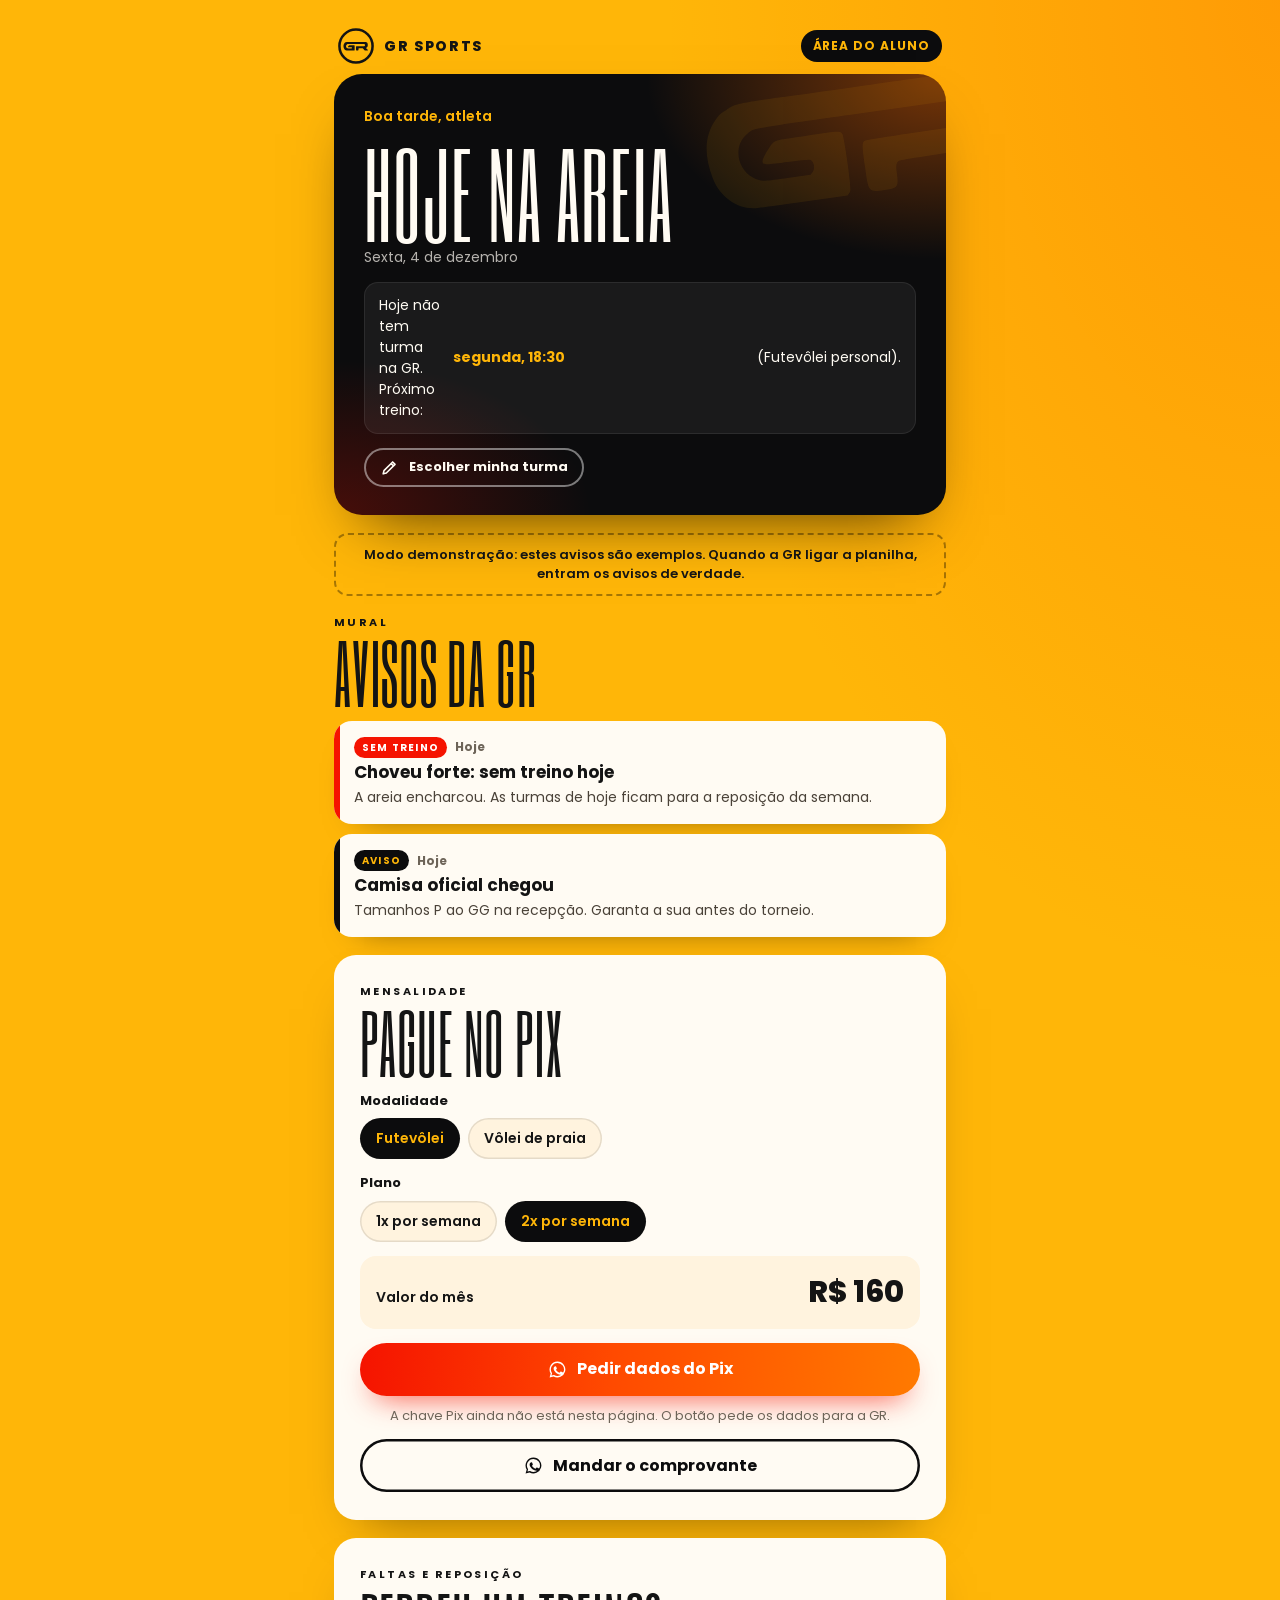
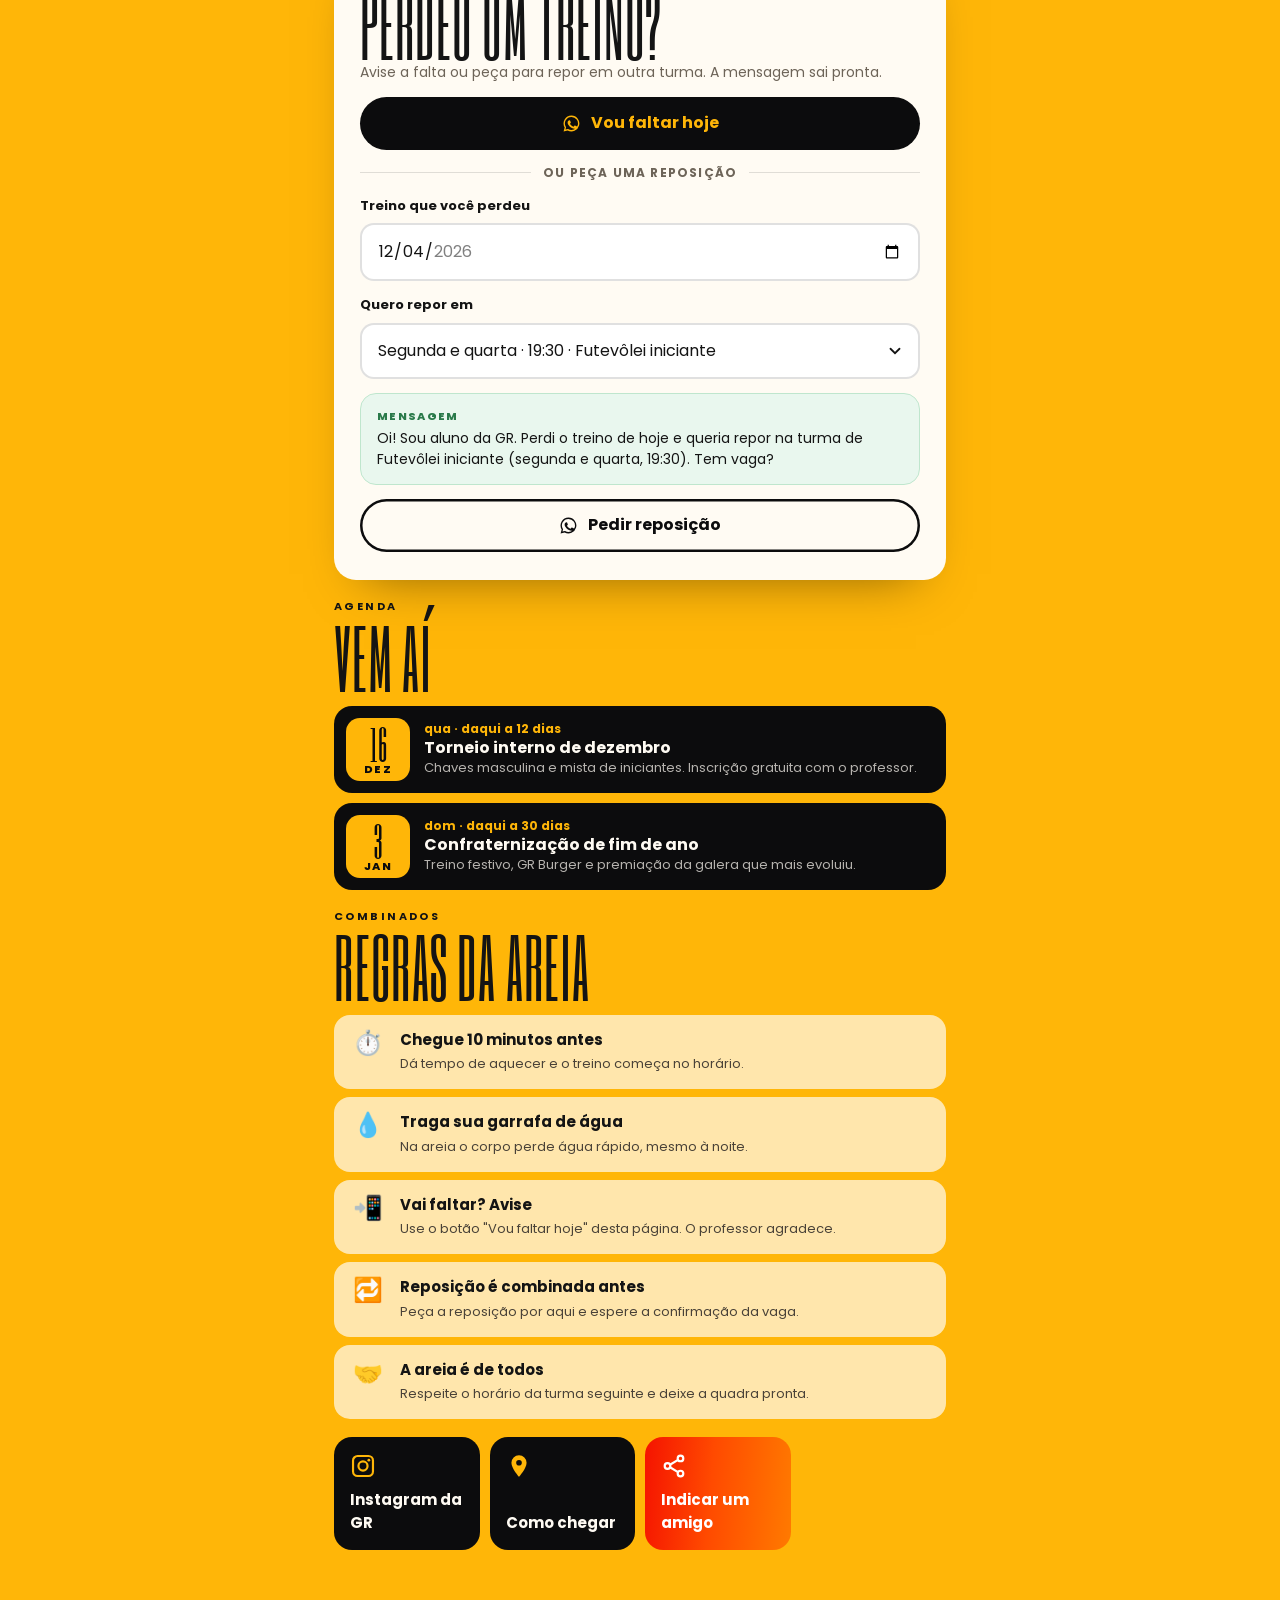
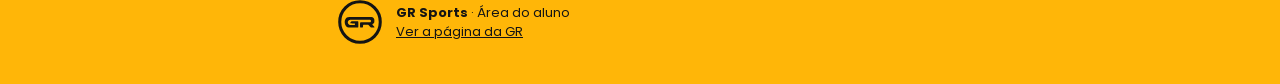
<file: aluno/index.html>
<!doctype html>
<html lang="pt-BR">
<head>
<meta charset="utf-8">
<meta name="viewport" content="width=device-width, initial-scale=1, viewport-fit=cover">
<title>Área do aluno · GR Sports</title>
<meta name="description" content="Avisos, treino do dia, mensalidade e reposição dos alunos da GR Sports.">
<meta name="robots" content="noindex, nofollow">
<meta name="theme-color" content="#0C0C0D">
<meta property="og:title" content="Área do aluno · GR Sports">
<meta property="og:description" content="Treino de hoje, avisos, Pix da mensalidade e reposição.">
<meta property="og:image" content="../img/story-ter-qui-b.webp">
<link rel="icon" href="data:image/svg+xml,%3Csvg xmlns='http://www.w3.org/2000/svg' viewBox='0 0 64 64'%3E%3Ccircle cx='32' cy='32' r='30' fill='%23FFB608'/%3E%3Ccircle cx='32' cy='32' r='21' fill='none' stroke='%23000' stroke-width='5'/%3E%3Ctext x='32' y='38' font-family='Arial Black,Arial' font-weight='900' font-size='17' text-anchor='middle'%3EGR%3C/text%3E%3C/svg%3E">
<link rel="icon" type="image/png" sizes="192x192" href="icones/icone-192.png">
<link rel="manifest" href="manifest.webmanifest">
<link rel="apple-touch-icon" href="icones/apple-touch-icon.png">
<meta name="apple-mobile-web-app-capable" content="yes">
<meta name="mobile-web-app-capable" content="yes">
<meta name="apple-mobile-web-app-title" content="GR Sports">
<meta name="apple-mobile-web-app-status-bar-style" content="black">
<link rel="preconnect" href="https://fonts.googleapis.com">
<link rel="preconnect" href="https://fonts.gstatic.com" crossorigin>
<link href="https://fonts.googleapis.com/css2?family=Six+Caps&family=Poppins:wght@400;500;600;700;800&display=swap" rel="stylesheet">
<link rel="stylesheet" href="aluno.css?v=7">
</head>
<body>

<svg width="0" height="0" style="position:absolute" aria-hidden="true">
  <defs>
    <symbol id="gr-letras" viewBox="0 0 475 182"><path fill-rule="evenodd" d="M74.5 168.0C48.4 165.2 26.3 144.2 19.5 115.7C10.8 79.5 16.3 50.5 35.7 30.0C42.4 22.9 43.8 22.0 53.7 17.8C72.3 9.9 57.3 10.5 247.0 10.5C439.2 10.5 423.4 9.9 439.5 18.3C448.6 23.1 455.6 31.6 458.8 42.0C461.5 50.8 461.2 83.6 458.4 90.7C455.0 98.9 447.8 107.3 441.0 110.9C426.7 118.6 427.3 121.9 446.3 140.5C462.8 156.7 465.9 161.5 462.1 165.3C460.0 167.4 459.1 167.5 436.8 167.8C424.0 168.0 411.7 167.9 409.4 167.5C404.4 166.8 397.6 161.3 392.8 154.1C383.2 139.8 376.5 131.8 372.1 129.2L367.5 126.5L333.5 126.9C314.9 127.0 298.6 127.6 297.4 128.0C292.3 130.0 291.0 133.4 291.0 145.4C291.0 166.7 289.7 168.0 269.3 168.0C244.9 168.0 245.5 168.9 245.5 129.0C245.5 97.6 245.9 94.3 250.4 91.7C252.0 90.8 270.7 90.4 324.5 90.0L396.5 89.5L400.9 87.0C408.4 82.8 411.5 77.9 411.5 70.7C411.5 61.9 408.4 56.8 401.1 53.2L395.5 50.5L245.5 50.5C77.4 50.5 90.6 49.9 78.3 57.9C56.3 72.1 56.4 107.0 78.5 122.7C89.4 130.4 89.9 130.5 129.2 130.5L163.9 130.5L166.9 127.6C171.9 122.8 172.1 112.8 167.2 108.8C166.1 107.8 157.4 107.4 132.5 107.0C97.2 106.5 96.0 106.3 96.0 101.6C96.0 98.3 100.3 91.6 107.7 83.5C118.3 71.8 114.3 72.5 166.1 72.2C215.4 71.9 216.9 72.0 219.1 77.7C220.5 81.3 221.2 126.0 220.2 147.3C219.4 162.7 219.4 163.1 216.7 165.8L214.0 168.5L147.7 168.6C111.3 168.7 78.3 168.4 74.5 168.0Z"/></symbol>
    <symbol id="gr-marca" viewBox="-85 -245 660 660">
      <circle cx="245" cy="85" r="304" fill="none" stroke="currentColor" stroke-width="46"/>
      <use href="#gr-letras" x="0" y="0" width="475" height="182" fill="currentColor"/>
    </symbol>
    <symbol id="i-whats" viewBox="0 0 24 24"><path fill="currentColor" d="M12 2a10 10 0 0 0-8.6 15.1L2 22l5-1.3A10 10 0 1 0 12 2zm0 1.8a8.2 8.2 0 1 1-4.3 15.2l-.3-.2-3 .8.8-2.9-.2-.3A8.2 8.2 0 0 1 12 3.8zm-3.2 4.4c-.2 0-.5 0-.7.3-.3.3-1 1-1 2.4s1 2.8 1.2 3c.1.2 2 3.1 5 4.2 2.5.9 3 .7 3.5.7.5-.1 1.7-.7 2-1.4.2-.7.2-1.3.2-1.4-.1-.1-.3-.2-.6-.4l-2-1c-.3-.1-.5-.1-.7.1l-.9 1.2c-.2.2-.3.2-.6.1-.3-.2-1.2-.5-2.3-1.4-.9-.8-1.4-1.7-1.6-2-.2-.3 0-.5.1-.6l.4-.5c.1-.2.2-.3.3-.5.1-.2 0-.4 0-.5l-.9-2.2c-.2-.6-.5-.5-.7-.5z"/></symbol>
    <symbol id="i-insta" viewBox="0 0 24 24"><path fill="none" stroke="currentColor" stroke-width="2" d="M7 2.8h10A4.2 4.2 0 0 1 21.2 7v10a4.2 4.2 0 0 1-4.2 4.2H7A4.2 4.2 0 0 1 2.8 17V7A4.2 4.2 0 0 1 7 2.8z"/><circle cx="12" cy="12" r="4.2" fill="none" stroke="currentColor" stroke-width="2"/><circle cx="17.4" cy="6.6" r="1.3" fill="currentColor"/></symbol>
    <symbol id="i-pin" viewBox="0 0 24 24"><path fill="currentColor" d="M12 2a7 7 0 0 0-7 7c0 5.2 7 13 7 13s7-7.8 7-13a7 7 0 0 0-7-7zm0 9.6A2.6 2.6 0 1 1 12 6.4a2.6 2.6 0 0 1 0 5.2z"/></symbol>
    <symbol id="i-seta" viewBox="0 0 24 24"><path fill="none" stroke="currentColor" stroke-width="2.4" stroke-linecap="round" stroke-linejoin="round" d="M4 12h15M13 6l6 6-6 6"/></symbol>
    <symbol id="i-copiar" viewBox="0 0 24 24"><rect x="8" y="8" width="12" height="12" rx="3" fill="none" stroke="currentColor" stroke-width="2"/><path d="M16 8V6a2 2 0 0 0-2-2H6a2 2 0 0 0-2 2v8a2 2 0 0 0 2 2h2" fill="none" stroke="currentColor" stroke-width="2"/></symbol>
    <symbol id="i-check" viewBox="0 0 24 24"><path fill="none" stroke="currentColor" stroke-width="3" stroke-linecap="round" stroke-linejoin="round" d="M5 12.5l4.5 4.5L19 7.5"/></symbol>
    <symbol id="i-lapis" viewBox="0 0 24 24"><path fill="none" stroke="currentColor" stroke-width="2" stroke-linejoin="round" d="M4 20l1-4L16 5l3 3L8 19l-4 1zM14 7l3 3"/></symbol>
    <symbol id="i-compartilhar" viewBox="0 0 24 24"><circle cx="18" cy="5" r="2.6" fill="none" stroke="currentColor" stroke-width="2"/><circle cx="6" cy="12" r="2.6" fill="none" stroke="currentColor" stroke-width="2"/><circle cx="18" cy="19" r="2.6" fill="none" stroke="currentColor" stroke-width="2"/><path d="M8.3 10.8l7.4-4.4M8.3 13.2l7.4 4.4" stroke="currentColor" stroke-width="2"/></symbol>
  </defs>
</svg>

<header class="topo">
  <a class="marca" href="../" aria-label="Página da GR Sports">
    <svg class="marca-simbolo"><use href="#gr-marca"/></svg>
    <span class="marca-nome">GR SPORTS</span>
  </a>
  <span class="topo-selo">Área do aluno</span>
</header>

<main class="app">

  <!-- Saudação + treino de hoje -->
  <section class="hoje" id="hoje" aria-labelledby="hojeTitulo">
    <svg class="hoje-gr" viewBox="0 0 475 182" aria-hidden="true"><use href="#gr-letras" fill="currentColor"/></svg>
    <p class="hoje-ola" id="ola">Olá, atleta</p>
    <h1 class="hoje-titulo" id="hojeTitulo">Hoje na areia</h1>
    <p class="hoje-data" id="hojeData"></p>
    <div class="hoje-cancelado" id="hojeCancelado" hidden>
      <span class="hoje-cancelado-selo">Sem treino</span>
      <p class="hoje-cancelado-titulo" id="hojeCanceladoTitulo"></p>
      <p class="hoje-cancelado-texto" id="hojeCanceladoTexto"></p>
    </div>
    <div class="meu-treino" id="meuTreino" hidden></div>
    <ul class="hoje-lista" id="hojeLista"></ul>
    <button class="btn btn-contorno-claro btn-pequeno" id="btnMinhaTurma"><svg><use href="#i-lapis"/></svg><span>Escolher minha turma</span></button>
  </section>

  <!-- Salvar na tela inicial (aparece só onde dá para instalar) -->
  <section class="instalar" id="instalar" aria-label="Salvar na tela inicial" hidden>
    <img src="icones/icone-192.png" alt="" width="52" height="52">
    <div class="instalar-txt"><b>Salve a GR na tela inicial</b><span id="instalarTxt">Abre direto, como um app.</span></div>
    <button class="btn btn-preto btn-pequeno" id="instalarBtn" type="button">Salvar</button>
    <button class="instalar-fechar" id="instalarFechar" type="button" aria-label="Agora não">✕</button>
  </section>

  <p class="demo" id="demo" hidden>Modo demonstração: estes avisos são exemplos. Quando a GR ligar a planilha, entram os avisos de verdade.</p>

  <!-- Mural -->
  <section class="bloco" aria-labelledby="muralTitulo">
    <div class="bloco-cabeca">
      <p class="sobretitulo">Mural</p>
      <h2 class="titulo" id="muralTitulo">Avisos da GR</h2>
    </div>
    <div class="mural" id="mural"></div>
  </section>

  <!-- Mensalidade -->
  <section class="bloco cartao" id="mensalidade" aria-labelledby="mensTitulo">
    <div class="bloco-cabeca">
      <p class="sobretitulo">Mensalidade</p>
      <h2 class="titulo" id="mensTitulo">Pague no Pix</h2>
      <p class="bloco-sub" id="vencimento"></p>
    </div>
    <div class="campo"><span>Modalidade</span><div class="chips" id="pMod"></div></div>
    <div class="campo"><span>Plano</span><div class="chips" id="pPlano"></div></div>
    <div class="valor"><span>Valor do mês</span><strong id="pValor">R$ 0</strong></div>
    <button class="btn btn-gradiente btn-grande largo" id="pCopiar"><svg><use href="#i-copiar"/></svg><span id="pCopiarTxt">Copiar Pix copia e cola</span></button>
    <p class="nota" id="pNota"></p>
    <button class="btn btn-contorno btn-grande largo" id="pComprovante"><svg><use href="#i-whats"/></svg><span>Mandar o comprovante</span></button>
  </section>

  <!-- Faltas e reposição -->
  <section class="bloco cartao" id="reposicao" aria-labelledby="repTitulo">
    <div class="bloco-cabeca">
      <p class="sobretitulo">Faltas e reposição</p>
      <h2 class="titulo" id="repTitulo">Perdeu um treino?</h2>
      <p class="bloco-sub">Avise a falta ou peça para repor em outra turma. A mensagem sai pronta.</p>
    </div>
    <button class="btn btn-preto btn-grande largo" id="btnFalta"><svg><use href="#i-whats"/></svg><span>Vou faltar hoje</span></button>
    <div class="divisor"><span>ou peça uma reposição</span></div>
    <label class="campo"><span>Treino que você perdeu</span><input type="date" id="rData"></label>
    <label class="campo"><span>Quero repor em</span><select id="rTurma"></select></label>
    <div class="previa"><span>Mensagem</span><p id="rPrevia"></p></div>
    <button class="btn btn-contorno btn-grande largo" id="rEnviar"><svg><use href="#i-whats"/></svg><span>Pedir reposição</span></button>
  </section>

  <!-- Agenda -->
  <section class="bloco" id="agendaBloco" aria-labelledby="agendaTitulo" hidden>
    <div class="bloco-cabeca">
      <p class="sobretitulo">Agenda</p>
      <h2 class="titulo" id="agendaTitulo">Vem aí</h2>
    </div>
    <ol class="agenda" id="agenda"></ol>
  </section>

  <!-- Combinados -->
  <section class="bloco" aria-labelledby="combTitulo">
    <div class="bloco-cabeca">
      <p class="sobretitulo">Combinados</p>
      <h2 class="titulo" id="combTitulo">Regras da areia</h2>
    </div>
    <ul class="combinados" id="combinados"></ul>
  </section>

  <!-- Atalhos -->
  <section class="bloco atalhos" aria-label="Atalhos">
    <a class="atalho" id="aGrupo" target="_blank" rel="noopener" hidden><svg><use href="#i-whats"/></svg><span>Grupo dos alunos</span></a>
    <a class="atalho" id="aInsta" target="_blank" rel="noopener"><svg><use href="#i-insta"/></svg><span>Instagram da GR</span></a>
    <a class="atalho" id="aMapa" target="_blank" rel="noopener"><svg><use href="#i-pin"/></svg><span>Como chegar</span></a>
    <button class="atalho atalho-destaque" id="aIndicar"><svg><use href="#i-compartilhar"/></svg><span>Indicar um amigo</span></button>
  </section>
</main>

<footer class="rodape">
  <svg class="rodape-marca"><use href="#gr-marca"/></svg>
  <p><b>GR Sports</b> · Área do aluno<br><a href="../">Ver a página da GR</a></p>
</footer>

<!-- Folha: nome e turma do aluno -->
<div class="folha-fundo" id="folhaFundo" hidden></div>
<div class="folha" id="folha" role="dialog" aria-modal="true" aria-labelledby="folhaTitulo" hidden>
  <div class="folha-alca"></div>
  <button class="folha-fechar" id="folhaFechar" aria-label="Fechar">✕</button>
  <h2 id="folhaTitulo">Sua turma</h2>
  <p class="folha-sub">Fica salvo só neste celular. Serve para a página destacar o seu treino e já colocar seu nome nas mensagens.</p>
  <label class="campo"><span>Seu nome</span><input id="mNome" autocomplete="given-name" placeholder="Como te chamam na areia?"></label>
  <div class="campo"><span>Modalidade</span><div class="chips" id="mMod"></div></div>
  <label class="campo"><span>Sua turma</span><select id="mTurma"></select></label>
  <button class="btn btn-gradiente btn-grande largo" id="mSalvar"><svg><use href="#i-check"/></svg><span>Salvar</span></button>
</div>

<div class="aviso-flutuante" id="avisoFlutuante" role="status" aria-live="polite"></div>

<script src="../js/dados.js"></script>
<script src="dados-aluno.js?v=7"></script>
<script src="aluno.js?v=7"></script>
</body>
</html>
</file>
<file: aluno/aluno.css>
/* =========================================================
   GR SPORTS · Área do aluno (mesma identidade da página principal)
   ========================================================= */
:root {
  --amarelo: #FFB608;
  --amarelo-claro: #FFE7A8;
  --laranja: #FF9A00;
  --laranja-forte: #FF6A00;
  --vermelho: #F51300;
  --grad: linear-gradient(95deg, #F51300 0%, #FF4A00 45%, #FF7A00 100%);
  --preto: #0C0C0D;
  --preto-2: #17171A;
  --areia: #FFF3DE;
  --branco: #FFFBF3;
  --tinta: #141414;
  --cinza: #6D6458;
  --verde: #1F9D55;
  --raio: 22px;
  --titulo: "Six Caps", "Bebas Neue", Impact, sans-serif;
  --texto: "Poppins", system-ui, -apple-system, "Segoe UI", sans-serif;
}
*, *::before, *::after { box-sizing: border-box; }
[hidden] { display: none !important; }
html { -webkit-text-size-adjust: 100%; }
body {
  margin: 0; font-family: var(--texto); color: var(--tinta); line-height: 1.5; -webkit-font-smoothing: antialiased;
  background:
    radial-gradient(80% 50% at 100% 0%, rgba(255, 106, 0, .35), transparent 60%),
    var(--amarelo);
  min-height: 100vh;
}
body.travado { overflow: hidden; }
img, svg { display: block; max-width: 100%; }
button, input, select { font: inherit; color: inherit; }
button { cursor: pointer; }
a { color: inherit; }
h1, h2, h3, p { margin: 0; }
:focus-visible { outline: 3px solid var(--preto); outline-offset: 3px; border-radius: 8px; }
.hoje :focus-visible { outline-color: var(--amarelo); }

/* ---------- Topo ---------- */
.topo { display: flex; align-items: center; gap: 12px; max-width: 640px; margin: 0 auto; padding: 16px 18px 10px; }
.marca { display: flex; align-items: center; gap: 10px; text-decoration: none; margin-right: auto; }
.marca-simbolo { width: 36px; height: 36px; }
.marca-nome { font-weight: 800; letter-spacing: .12em; font-size: 14px; }
.topo-selo { font-weight: 700; font-size: 12px; letter-spacing: .08em; text-transform: uppercase; padding: 7px 12px; border-radius: 999px; background: var(--preto); color: var(--amarelo); }

.app { max-width: 640px; margin: 0 auto; padding: 0 14px 40px; display: grid; gap: 18px; }

/* ---------- Botões ---------- */
.btn {
  display: inline-flex; align-items: center; justify-content: center; gap: 10px;
  border: 0; border-radius: 999px; padding: 14px 22px; font-weight: 700; text-decoration: none; line-height: 1.15;
  transition: transform .2s cubic-bezier(.3, .7, .4, 1), background .2s, color .2s, box-shadow .2s;
}
.btn svg { width: 19px; height: 19px; flex: none; }
.btn:active { transform: scale(.97); }
.btn-grande { padding: 17px 24px; font-size: 16px; }
.btn-pequeno { padding: 10px 16px; font-size: 13px; }
.btn-preto { background: var(--preto); color: var(--amarelo); }
.btn-gradiente { background: var(--grad); color: #fff; box-shadow: 0 14px 30px -14px rgba(245, 19, 0, .8); }
.btn-contorno { background: transparent; color: var(--preto); box-shadow: inset 0 0 0 2.5px var(--preto); }
.btn-contorno-claro { background: transparent; color: var(--branco); box-shadow: inset 0 0 0 2px rgba(255, 255, 255, .45); }
.btn.ok { background: var(--verde); color: #fff; box-shadow: none; }
.largo { width: 100%; }

/* ---------- Hoje ---------- */
.hoje {
  position: relative; overflow: hidden; border-radius: 28px; padding: 24px 20px 20px; color: var(--branco);
  background:
    radial-gradient(70% 60% at 100% 0%, rgba(255, 106, 0, .45), transparent 70%),
    radial-gradient(60% 50% at 0% 100%, rgba(245, 19, 0, .25), transparent 70%),
    var(--preto);
  box-shadow: 0 30px 60px -30px rgba(0, 0, 0, .7);
  display: grid; gap: 14px; justify-items: start;
}
.hoje > * { position: relative; }
.hoje > .hoje-gr { /* GR gigante ao fundo */
  position: absolute; right: -70px; top: 6px; width: 320px; height: 123px; max-width: none; color: var(--amarelo); opacity: .08;
  transform: rotate(-8deg); pointer-events: none;
}
.hoje-ola { font-weight: 600; font-size: 14px; color: var(--amarelo); }
.hoje-titulo { font-family: var(--titulo); font-weight: 400; text-transform: uppercase; font-size: 84px; line-height: .86; letter-spacing: .01em; margin-top: -6px; padding-top: .1em; }
.hoje-data { font-size: 14px; color: rgba(255, 251, 243, .7); margin-top: -8px; }

.hoje-cancelado { width: 100%; border-radius: 18px; padding: 16px; background: var(--grad); color: #fff; display: grid; gap: 4px; }
.hoje-cancelado-selo { justify-self: start; font-weight: 800; font-size: 11px; letter-spacing: .14em; text-transform: uppercase; background: rgba(0, 0, 0, .25); padding: 4px 10px; border-radius: 999px; margin-bottom: 4px; }
.hoje-cancelado-titulo { font-weight: 800; font-size: 19px; line-height: 1.2; }
.hoje-cancelado-texto { font-size: 14px; opacity: .92; }

.meu-treino { width: 100%; border-radius: 18px; padding: 16px; background: var(--amarelo); color: var(--preto); display: grid; gap: 2px; }
.meu-treino small { font-weight: 700; font-size: 11px; letter-spacing: .14em; text-transform: uppercase; opacity: .7; }
.meu-treino strong { font-size: 20px; line-height: 1.2; }
.meu-treino span { font-size: 14px; font-weight: 500; }
.meu-treino.cancelado { background: rgba(255, 255, 255, .1); color: var(--branco); }
.meu-treino.cancelado strong { text-decoration: line-through; text-decoration-thickness: 2px; }

.hoje-lista { list-style: none; margin: 0; padding: 0; width: 100%; display: grid; gap: 8px; }
.hoje-lista li {
  display: grid; grid-template-columns: 62px 1fr auto; align-items: center; gap: 12px;
  padding: 12px 14px; border-radius: 14px; background: rgba(255, 255, 255, .06); border: 1px solid rgba(255, 255, 255, .08);
}
.hoje-lista .hora { font-weight: 800; font-size: 17px; color: var(--amarelo); font-variant-numeric: tabular-nums; }
.hoje-lista .qual { font-size: 14px; line-height: 1.3; }
.hoje-lista .qual small { display: block; color: rgba(255, 251, 243, .6); font-size: 12px; }
.hoje-lista .status { font-size: 11px; font-weight: 800; letter-spacing: .06em; text-transform: uppercase; padding: 5px 9px; border-radius: 999px; background: rgba(255, 255, 255, .1); white-space: nowrap; }
.hoje-lista .rolando .status { background: var(--verde); color: #fff; }
.hoje-lista .rolando .status::before { content: ""; display: inline-block; width: 7px; height: 7px; border-radius: 50%; background: #fff; margin-right: 6px; vertical-align: 1px; animation: pulso 1.2s infinite; }
.hoje-lista .proxima .status { background: var(--amarelo); color: var(--preto); }
.hoje-lista .passou { opacity: .45; }
.hoje-lista .cancelada .hora, .hoje-lista .cancelada .qual { text-decoration: line-through; opacity: .55; }
.hoje-lista .cancelada .status { background: var(--vermelho); color: #fff; }
.hoje-lista .minha { border-color: var(--amarelo); box-shadow: inset 0 0 0 1px var(--amarelo); }
.hoje-vazio { width: 100%; padding: 16px; border-radius: 14px; background: rgba(255, 255, 255, .06); font-size: 14px; }
.hoje-vazio b { color: var(--amarelo); }
@keyframes pulso { 50% { opacity: .3; } }

.instalar {
  position: relative; display: grid; grid-template-columns: 52px 1fr auto; align-items: center; gap: 12px;
  padding: 12px 40px 12px 12px; border-radius: 20px; background: var(--branco); box-shadow: 0 18px 40px -26px rgba(0, 0, 0, .6);
}
.instalar img { width: 52px; height: 52px; border-radius: 14px; box-shadow: 0 6px 14px -6px rgba(0, 0, 0, .5); }
.instalar-txt b { display: block; font-size: 15px; line-height: 1.25; }
.instalar-txt span { display: block; font-size: 12.5px; color: var(--cinza); line-height: 1.35; }
.instalar-fechar { position: absolute; right: 6px; top: 6px; width: 30px; height: 30px; border: 0; border-radius: 50%; background: transparent; font-size: 13px; color: var(--cinza); }
.instalar.ios { grid-template-columns: 52px 1fr; }

.demo { font-size: 13px; font-weight: 600; text-align: center; padding: 10px 14px; border-radius: 14px; border: 2px dashed rgba(0, 0, 0, .35); }

/* ---------- Blocos ---------- */
.bloco { display: grid; gap: 14px; }
.bloco-cabeca { display: grid; gap: 2px; }
.sobretitulo { font-weight: 700; font-size: 11px; letter-spacing: .22em; text-transform: uppercase; }
.titulo { font-family: var(--titulo); font-weight: 400; text-transform: uppercase; font-size: 64px; line-height: .88; letter-spacing: .01em; padding-top: .08em; }
.bloco-sub { font-size: 14px; color: #3c352b; }
.cartao { background: var(--branco); border-radius: var(--raio); padding: 22px 18px; box-shadow: 0 24px 50px -30px rgba(0, 0, 0, .5); }
.cartao .bloco-sub { color: var(--cinza); }

/* ---------- Mural ---------- */
.mural { display: grid; gap: 10px; }
.recado { position: relative; background: var(--branco); border-radius: 18px; padding: 16px 16px 16px 20px; display: grid; gap: 4px; box-shadow: 0 16px 34px -26px rgba(0, 0, 0, .6); overflow: hidden; }
.recado::before { content: ""; position: absolute; left: 0; top: 0; bottom: 0; width: 6px; background: var(--preto); }
.recado.sem-treino::before { background: var(--vermelho); }
.recado.horario::before { background: var(--laranja-forte); }
.recado.evento::before { background: var(--grad); }
.recado-topo { display: flex; align-items: center; gap: 8px; font-size: 12px; font-weight: 700; color: var(--cinza); }
.recado-tag { font-size: 10px; letter-spacing: .12em; text-transform: uppercase; padding: 3px 8px; border-radius: 999px; background: var(--preto); color: var(--amarelo); }
.recado.sem-treino .recado-tag { background: var(--vermelho); color: #fff; }
.recado.horario .recado-tag { background: var(--laranja-forte); color: #fff; }
.recado.evento .recado-tag { background: var(--grad); color: #fff; }
.recado h3 { font-size: 17px; line-height: 1.25; }
.recado p { font-size: 14px; color: #4a4238; }
.mural-vazio { padding: 18px; border-radius: 18px; background: rgba(255, 255, 255, .45); font-size: 14px; text-align: center; }

/* ---------- Campos ---------- */
.campo { display: grid; gap: 8px; }
.campo > span { font-weight: 700; font-size: 13px; }
.campo input, .campo select {
  width: 100%; padding: 14px 16px; border-radius: 14px; border: 2px solid rgba(0, 0, 0, .12); background: #fff; font-size: 16px;
  -webkit-appearance: none; appearance: none;
}
.campo select { background: #fff url("data:image/svg+xml,%3Csvg xmlns='http://www.w3.org/2000/svg' viewBox='0 0 24 24'%3E%3Cpath d='M6 9l6 6 6-6' fill='none' stroke='%23141414' stroke-width='2.4' stroke-linecap='round'/%3E%3C/svg%3E") right 14px center / 18px no-repeat; padding-right: 42px; }
.campo input:focus, .campo select:focus { outline: none; border-color: var(--laranja-forte); }
.chips { display: flex; flex-wrap: wrap; gap: 8px; }
.chip { border: 0; border-radius: 999px; padding: 10px 16px; font-weight: 600; font-size: 14px; background: var(--areia); box-shadow: inset 0 0 0 1.5px rgba(0, 0, 0, .1); }
.chip[aria-pressed="true"] { background: var(--preto); color: var(--amarelo); box-shadow: none; }

.valor { display: flex; align-items: baseline; justify-content: space-between; gap: 12px; padding: 14px 16px; border-radius: 16px; background: var(--areia); }
.valor span { font-weight: 600; font-size: 14px; }
.valor strong { font-size: 30px; font-weight: 800; font-variant-numeric: tabular-nums; }
.nota { font-size: 13px; color: var(--cinza); text-align: center; margin-top: -4px; }

.divisor { display: flex; align-items: center; gap: 12px; font-size: 12px; font-weight: 700; color: var(--cinza); text-transform: uppercase; letter-spacing: .1em; }
.divisor::before, .divisor::after { content: ""; flex: 1; height: 1.5px; background: rgba(0, 0, 0, .12); }
.previa { border-radius: 16px; padding: 14px 16px; background: #E9F7EE; border: 1.5px solid #BFE6CD; }
.previa span { display: block; font-size: 11px; font-weight: 800; letter-spacing: .12em; text-transform: uppercase; color: #2A7A4A; margin-bottom: 4px; }
.previa p { font-size: 14px; }

/* ---------- Agenda ---------- */
.agenda { list-style: none; margin: 0; padding: 0; display: grid; gap: 10px; }
.agenda li { display: grid; grid-template-columns: 64px 1fr; gap: 14px; align-items: center; background: var(--preto); color: var(--branco); border-radius: 18px; padding: 12px 16px 12px 12px; }
.agenda .dia { display: grid; place-items: center; border-radius: 14px; background: var(--amarelo); color: var(--preto); padding: 6px 0; line-height: 1; }
.agenda .dia b { font-family: var(--titulo); font-weight: 400; font-size: 40px; }
.agenda .dia small { font-weight: 800; font-size: 11px; letter-spacing: .1em; text-transform: uppercase; }
.agenda h3 { font-size: 16px; line-height: 1.25; }
.agenda p { font-size: 13px; color: rgba(255, 251, 243, .7); }
.agenda .falta { color: var(--amarelo); font-weight: 700; font-size: 12px; }

/* ---------- Combinados ---------- */
.combinados { list-style: none; margin: 0; padding: 0; display: grid; gap: 8px; }
.combinados li { display: grid; grid-template-columns: 40px 1fr; gap: 12px; align-items: start; background: rgba(255, 251, 243, .7); border-radius: 16px; padding: 14px; }
.combinados i { font-style: normal; font-size: 24px; line-height: 1.2; text-align: center; }
.combinados b { display: block; font-size: 15px; }
.combinados span { font-size: 13px; color: #4a4238; }

/* ---------- Atalhos ---------- */
.atalhos { grid-template-columns: 1fr 1fr; gap: 10px; }
.atalho { display: grid; gap: 10px; align-content: space-between; min-height: 104px; padding: 16px; border-radius: 18px; border: 0; text-align: left; text-decoration: none; font-weight: 700; font-size: 15px; background: var(--preto); color: var(--branco); }
.atalho svg { width: 26px; height: 26px; color: var(--amarelo); }
.atalho-destaque { background: var(--grad); color: #fff; }
.atalho:last-child:nth-child(odd) { grid-column: 1 / -1; min-height: 0; grid-template-columns: auto 1fr; align-items: center; }
.atalho-destaque svg { color: #fff; }

/* ---------- Rodapé ---------- */
.rodape { max-width: 640px; margin: 0 auto; padding: 10px 18px 40px; display: flex; gap: 14px; align-items: center; font-size: 13px; }
.rodape-marca { width: 44px; height: 44px; flex: none; }

/* ---------- Folha (nome e turma) ---------- */
.folha-fundo { position: fixed; inset: 0; z-index: 80; background: rgba(0, 0, 0, .55); backdrop-filter: blur(3px); }
.folha {
  position: fixed; z-index: 81; left: 0; right: 0; bottom: 0; max-width: 560px; margin: 0 auto; max-height: 92vh; overflow: auto;
  background: var(--branco); border-radius: 26px 26px 0 0; padding: 14px 20px calc(24px + env(safe-area-inset-bottom)); display: grid; gap: 16px;
  animation: subir .35s cubic-bezier(.2, .8, .2, 1);
}
.folha-alca { justify-self: center; width: 44px; height: 5px; border-radius: 9px; background: rgba(0, 0, 0, .15); }
.folha-fechar { position: absolute; right: 14px; top: 12px; width: 38px; height: 38px; border-radius: 50%; border: 0; background: var(--areia); font-size: 16px; }
.folha h2 { font-family: var(--titulo); font-weight: 400; text-transform: uppercase; font-size: 54px; line-height: .9; padding-top: .08em; }
.folha-sub { font-size: 14px; color: var(--cinza); margin-top: -8px; }
@keyframes subir { from { transform: translateY(100%); } }

.aviso-flutuante {
  position: fixed; left: 50%; bottom: 22px; z-index: 90; transform: translate(-50%, calc(100% + 40px)); visibility: hidden; max-width: calc(100% - 32px);
  padding: 13px 18px; border-radius: 14px; background: var(--preto); color: var(--branco); font-size: 14px; font-weight: 600;
  box-shadow: 0 18px 40px -16px rgba(0, 0, 0, .7); transition: transform .35s cubic-bezier(.2, .8, .2, 1); text-align: center;
}
.aviso-flutuante.ver { transform: translate(-50%, 0); visibility: visible; }

/* Entrada suave dos blocos */
@media (prefers-reduced-motion: no-preference) {
  .js .app > * { animation: entrar .6s cubic-bezier(.2, .8, .2, 1) both; }
  .js .app > *:nth-child(2) { animation-delay: .06s; }
  .js .app > *:nth-child(3) { animation-delay: .12s; }
  .js .app > *:nth-child(n+4) { animation-delay: .18s; }
}
@keyframes entrar { from { opacity: 0; transform: translateY(16px); } }

@media (min-width: 720px) {
  .topo { padding-top: 28px; }
  .hoje { padding: 32px 30px 28px; }
  .hoje-titulo { font-size: 110px; }
  .titulo { font-size: 78px; }
  .cartao { padding: 28px 26px; }
  .atalhos { grid-template-columns: repeat(4, 1fr); }
}
</file>
